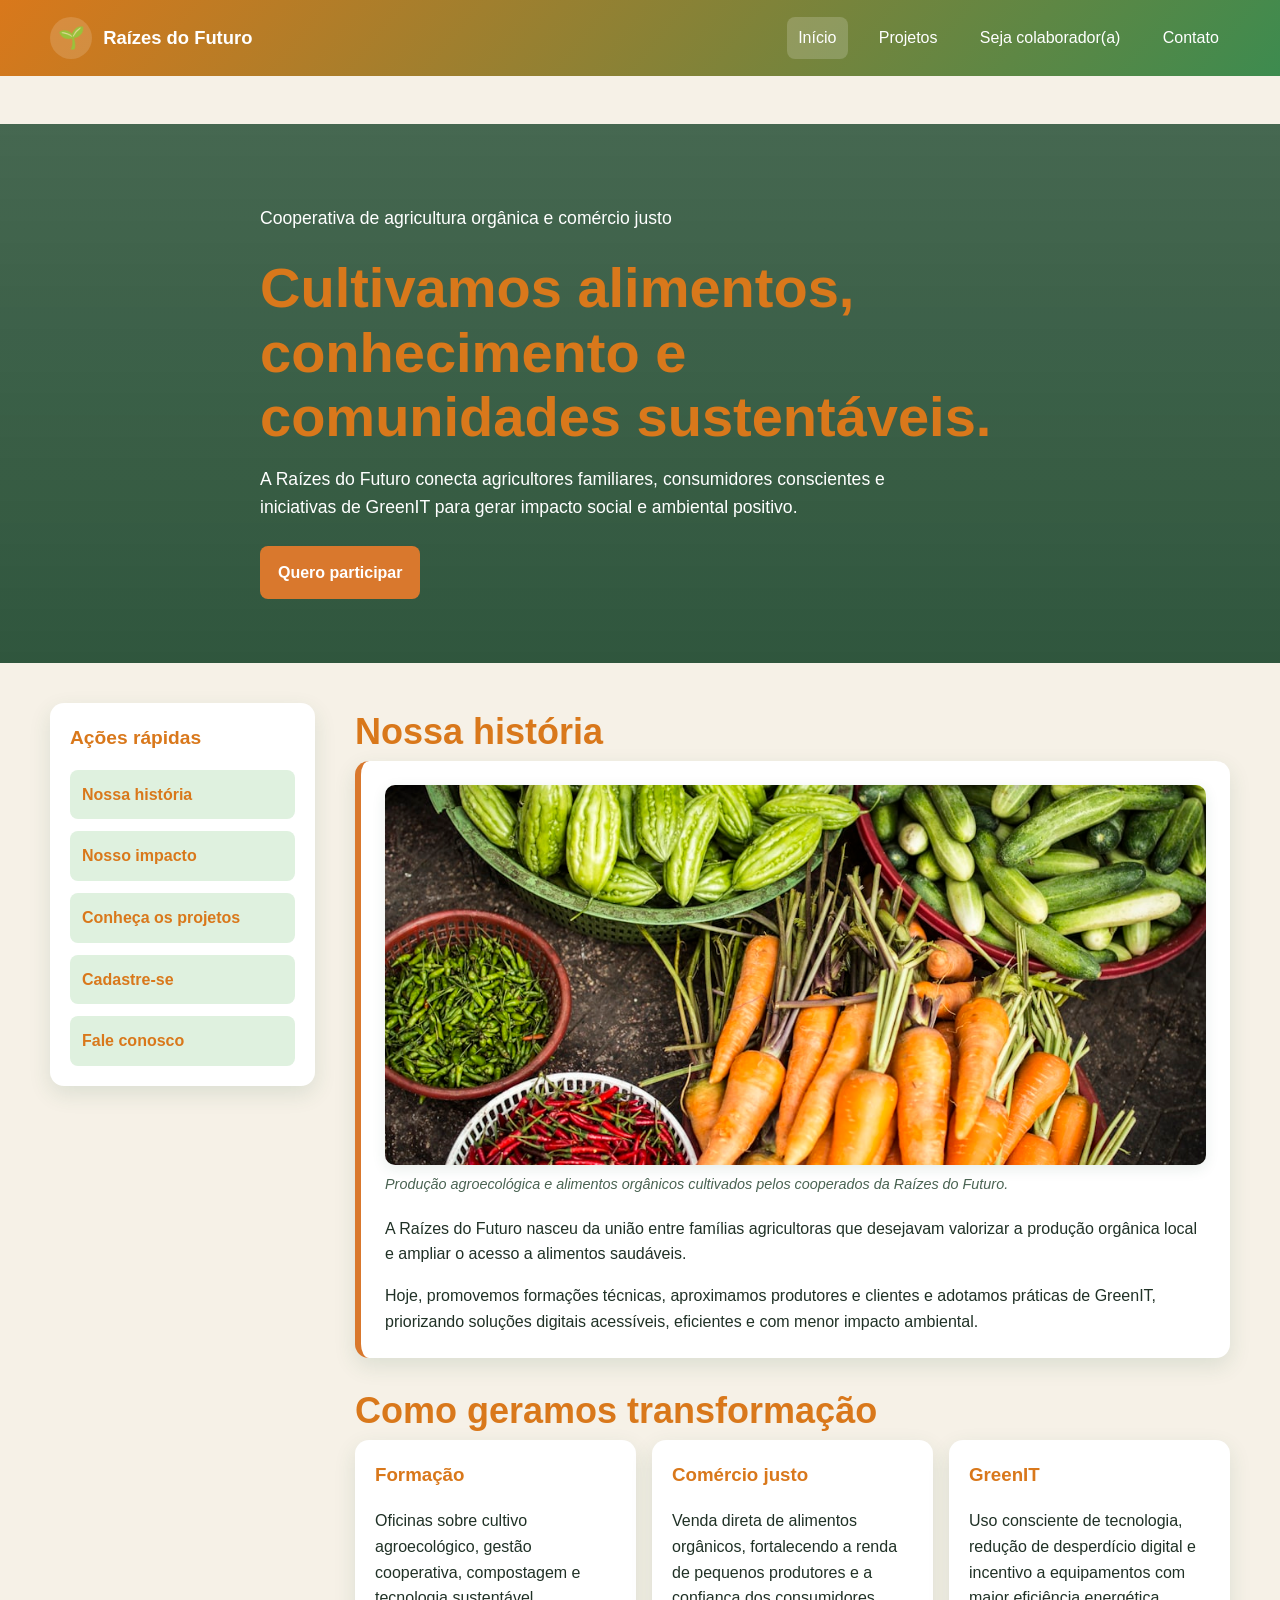
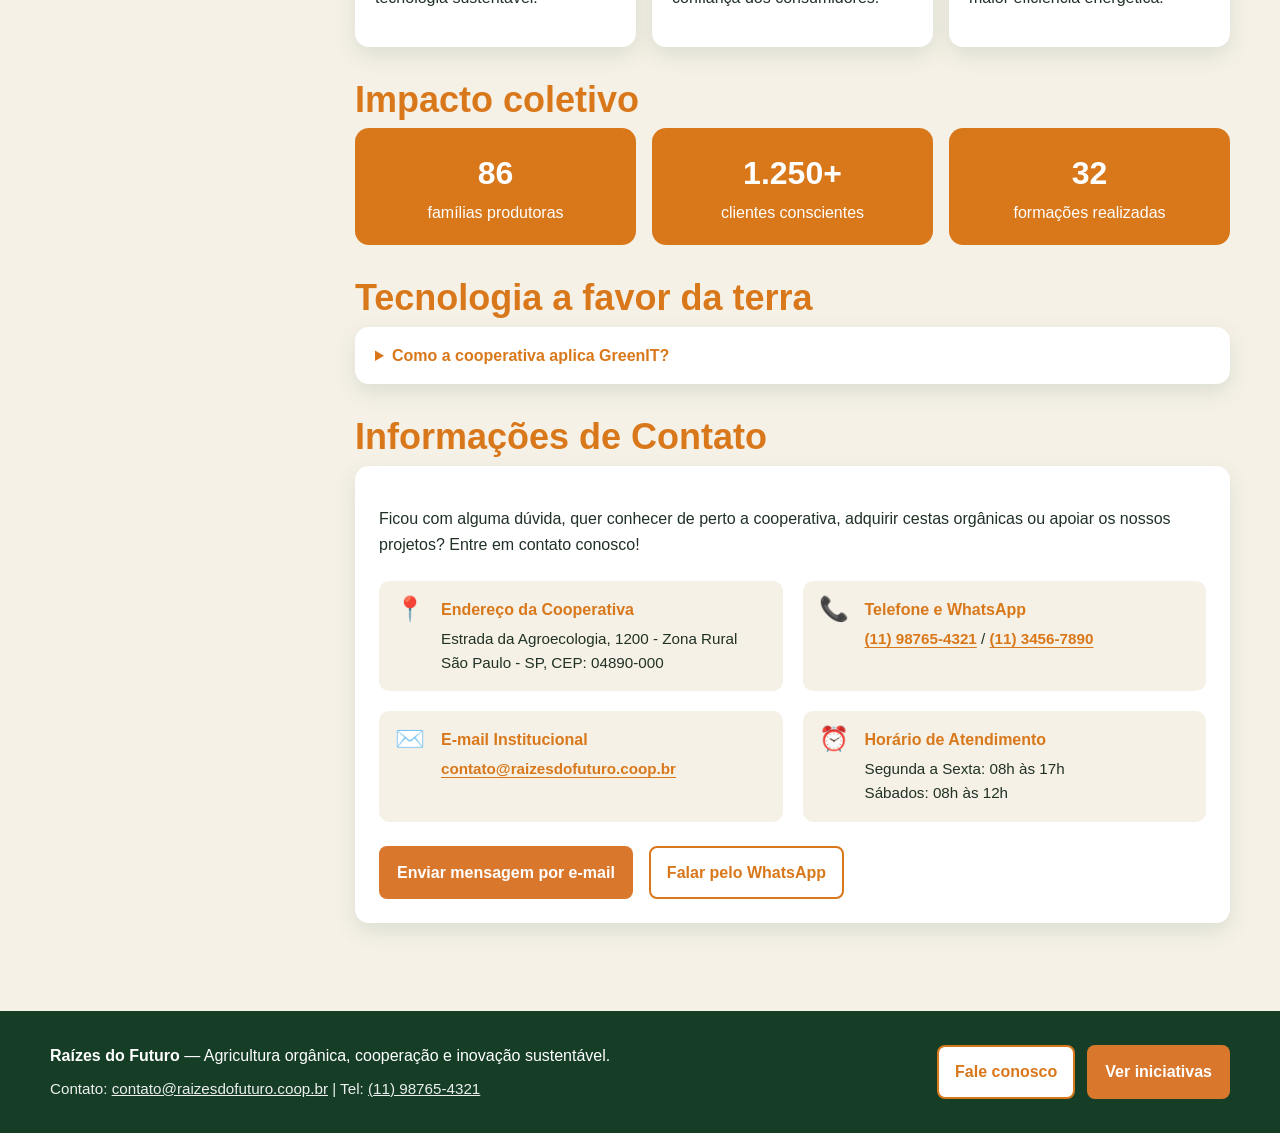
<file: exp_pratica_1/index.html>
<!DOCTYPE html>
<html lang="pt-BR">

<head>
    <meta charset="UTF-8" />
    <meta name="viewport" content="width=device-width, initial-scale=1.0" />
    <meta name="description"
        content="Raízes do Futuro: cooperativa de agricultores orgânicos, formação, comércio justo e sustentabilidade." />
    <title>Raízes do Futuro | Cooperativa Orgânica</title>
    <link rel="stylesheet" href="css/style.css" />
    <script src="js/script.js" defer></script>
</head>

<body>
    <a class="skip-link" href="#conteudo-principal">Pular para o conteúdo principal</a>

    <header class="topo">
        <div class="container topo-conteudo">
            <a class="marca" href="index.html" aria-label="Página inicial da Raízes do Futuro">
                <span class="marca-icone" aria-hidden="true">🌱</span>
                Raízes do Futuro
            </a>

            <button class="menu-toggle" type="button" aria-expanded="false" aria-controls="menu-principal">
                Menu
            </button>

            <nav id="menu-principal" class="menu" aria-label="Navegação principal">
                <ul>
                    <li><a href="index.html" aria-current="page">Início</a></li>
                    <li><a href="projetos.html">Projetos</a></li>
                    <li><a href="cadastro.html">Seja colaborador(a)</a></li>
                    <li><a href="#contato">Contato</a></li>
                </ul>
            </nav>
        </div>
    </header>

    <main id="conteudo-principal">
        <section class="hero" aria-labelledby="titulo-principal">
            <div class="container hero-conteudo">
                <p>Cooperativa de agricultura orgânica e comércio justo</p>
                <h1 id="titulo-principal">Cultivamos alimentos, conhecimento e comunidades sustentáveis.</h1>
                <p>
                    A Raízes do Futuro conecta agricultores familiares, consumidores conscientes
                    e iniciativas de GreenIT para gerar impacto social e ambiental positivo.
                </p>
                <a class="botao" href="cadastro.html">Quero participar</a>
            </div>
        </section>

        <div class="container layout">
            <aside class="sidebar" aria-label="Ações rápidas">
                <h2>Ações rápidas</h2>
                <nav>
                    <a href="#historia">Nossa história</a>
                    <a href="#impacto">Nosso impacto</a>
                    <a href="projetos.html">Conheça os projetos</a>
                    <a href="cadastro.html">Cadastre-se</a>
                    <a href="#contato">Fale conosco</a>
                </nav>
            </aside>

            <div class="conteudo-principal">
                <section id="historia" aria-labelledby="titulo-historia">
                    <h2 id="titulo-historia" class="secao-titulo">Nossa história</h2>

                    <article class="destaque">
                        <figure class="destaque-midia">
                            <img class="imagem-destaque" src="img/agricultura-familiar.jpg"
                                alt="Alimentos orgânicos frescos como cenouras, pepinos e pimentões colhidos pela agricultura familiar"
                                width="800" height="450" loading="lazy" />
                            <figcaption class="legenda-imagem">
                                Produção agroecológica e alimentos orgânicos cultivados pelos cooperados da Raízes do
                                Futuro.
                            </figcaption>
                        </figure>
                        <p>
                            A Raízes do Futuro nasceu da união entre famílias agricultoras que
                            desejavam valorizar a produção orgânica local e ampliar o acesso a
                            alimentos saudáveis.
                        </p>
                        <p>
                            Hoje, promovemos formações técnicas, aproximamos produtores e clientes
                            e adotamos práticas de GreenIT, priorizando soluções digitais acessíveis,
                            eficientes e com menor impacto ambiental.
                        </p>
                    </article>
                </section>

                <section aria-labelledby="titulo-pilares">
                    <h2 id="titulo-pilares" class="secao-titulo">Como geramos transformação</h2>

                    <div class="cartoes">
                        <article class="cartao">
                            <h3>Formação</h3>
                            <p>
                                Oficinas sobre cultivo agroecológico, gestão cooperativa, compostagem e
                                tecnologia sustentável.
                            </p>
                        </article>

                        <article class="cartao">
                            <h3>Comércio justo</h3>
                            <p>
                                Venda direta de alimentos orgânicos, fortalecendo a renda de pequenos
                                produtores e a confiança dos consumidores.
                            </p>
                        </article>

                        <article class="cartao">
                            <h3>GreenIT</h3>
                            <p>
                                Uso consciente de tecnologia, redução de desperdício digital e
                                incentivo a equipamentos com maior eficiência energética.
                            </p>
                        </article>
                    </div>
                </section>

                <section id="impacto" aria-labelledby="titulo-impacto">
                    <h2 id="titulo-impacto" class="secao-titulo">Impacto coletivo</h2>

                    <div class="metricas">
                        <article class="metrica">
                            <strong>86</strong>
                            famílias produtoras
                        </article>

                        <article class="metrica">
                            <strong>1.250+</strong>
                            clientes conscientes
                        </article>

                        <article class="metrica">
                            <strong>32</strong>
                            formações realizadas
                        </article>
                    </div>
                </section>

                <section aria-labelledby="titulo-greenit">
                    <h2 id="titulo-greenit" class="secao-titulo">Tecnologia a favor da terra</h2>

                    <details>
                        <summary>Como a cooperativa aplica GreenIT?</summary>
                        <p>
                            Priorizamos páginas leves, comunicação digital objetiva, redução de
                            impressões desnecessárias, descarte responsável de eletrônicos e
                            equipamentos de baixo consumo energético.
                        </p>
                    </details>
                </section>

                <section id="contato" aria-labelledby="titulo-contato">
                    <h2 id="titulo-contato" class="secao-titulo">Informações de Contato</h2>

                    <div class="contato-info">
                        <p>
                            Ficou com alguma dúvida, quer conhecer de perto a cooperativa,
                            adquirir cestas orgânicas ou apoiar os nossos projetos? Entre em contato conosco!
                        </p>

                        <div class="contato-grid">
                            <article class="contato-item">
                                <span class="contato-icone" aria-hidden="true">📍</span>
                                <div>
                                    <strong>Endereço da Cooperativa</strong>
                                    <p>Estrada da Agroecologia, 1200 - Zona Rural<br />São Paulo - SP, CEP: 04890-000
                                    </p>
                                </div>
                            </article>

                            <article class="contato-item">
                                <span class="contato-icone" aria-hidden="true">📞</span>
                                <div>
                                    <strong>Telefone e WhatsApp</strong>
                                    <p>
                                         <a class="link-contato" href="tel:+5511987654321">(11) 98765-4321</a> /
                                        <a class="link-contato" href="tel:+551134567890">(11) 3456-7890</a>
                                    </p>
                                </div>
                            </article>

                            <article class="contato-item">
                                <span class="contato-icone" aria-hidden="true">✉️</span>
                                <div>
                                    <strong>E-mail Institucional</strong>
                                    <p>
                                        <a class="link-contato"
                                            href="mailto:contato@raizesdofuturo.coop.br">contato@raizesdofuturo.coop.br</a>
                                    </p>
                                </div>
                            </article>

                            <article class="contato-item">
                                <span class="contato-icone" aria-hidden="true">⏰</span>
                                <div>
                                    <strong>Horário de Atendimento</strong>
                                    <p>Segunda a Sexta: 08h às 17h<br />Sábados: 08h às 12h</p>
                                </div>
                            </article>
                        </div>

                        <div class="contato-acoes">
                            <a class="botao" href="mailto:contato@raizesdofuturo.coop.br">Enviar mensagem por e-mail</a>
                            <a class="botao botao-secundario" href="tel:+5511987654321">Falar pelo WhatsApp</a>
                        </div>
                    </div>
                </section>
            </div>
        </div>
    </main>

    <footer class="rodape">
        <div class="container rodape-conteudo">
            <div>
                <p><strong>Raízes do Futuro</strong> — Agricultura orgânica, cooperação e inovação sustentável.</p>
                <p class="rodape-contato">
                    Contato: <a href="mailto:contato@raizesdofuturo.coop.br">contato@raizesdofuturo.coop.br</a> | Tel:
                    <a href="tel:+5511987654321">(11) 98765-4321</a>
                </p>
            </div>
            <div class="rodape-acoes">
                <a class="botao botao-secundario" href="#contato">Fale conosco</a>
                <a class="botao" href="projetos.html">Ver iniciativas</a>
            </div>
        </div>
    </footer>
</body>

</html>
</file>
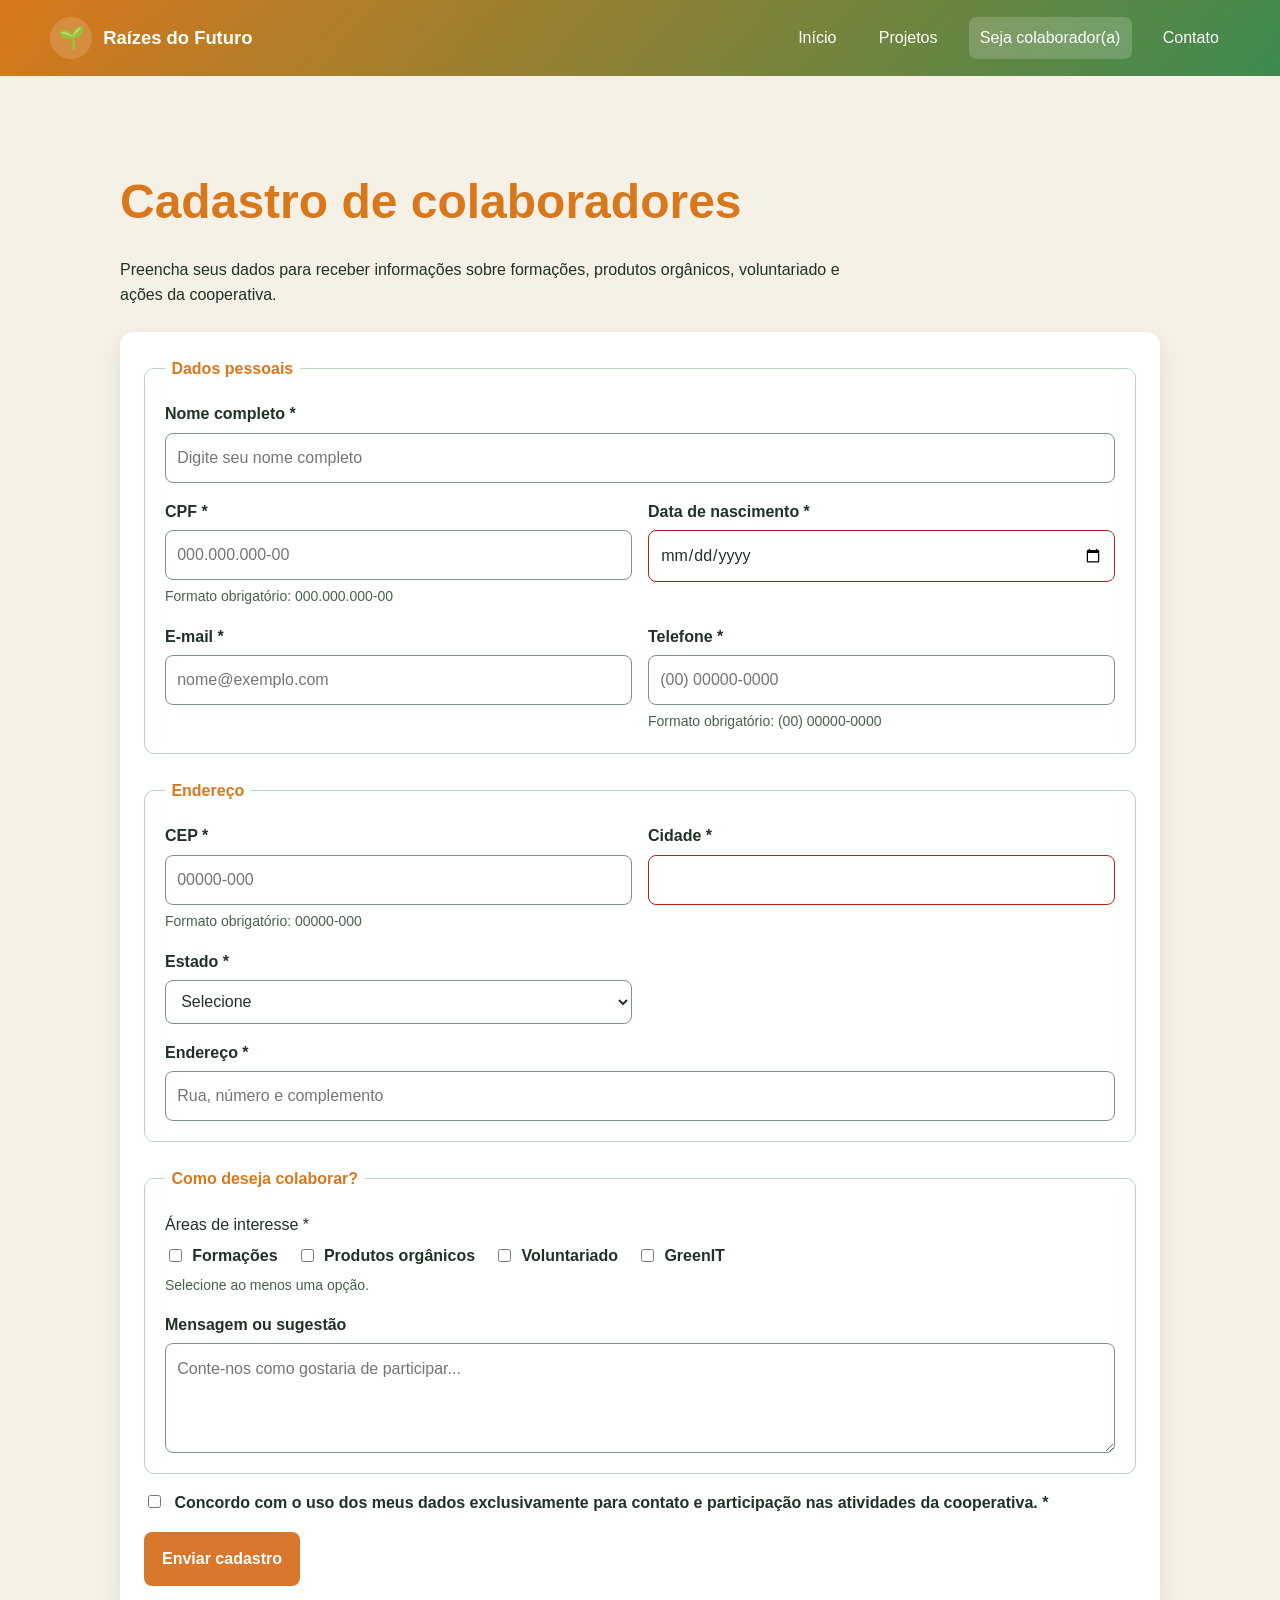
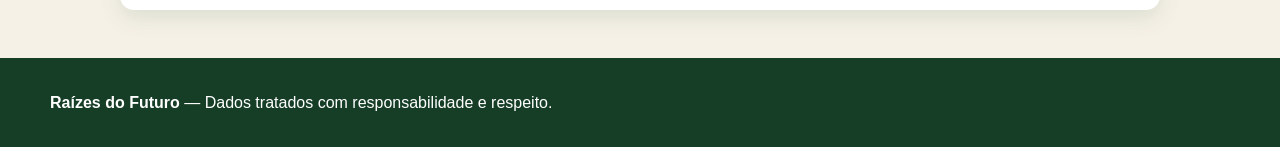
<file: exp_pratica_1/cadastro.html>
<!DOCTYPE html>
<html lang="pt-BR">

<head>
    <meta charset="UTF-8" />
    <meta name="viewport" content="width=device-width, initial-scale=1.0" />
    <meta name="description" content="Cadastro de colaboradores da cooperativa Raízes do Futuro." />
    <title>Cadastro | Raízes do Futuro</title>
    <link rel="stylesheet" href="css/style.css" />
    <script src="js/script.js" defer></script>
</head>

<body>
    <a class="skip-link" href="#conteudo-principal">Pular para o conteúdo principal</a>

    <header class="topo">
        <div class="container topo-conteudo">
            <a class="marca" href="index.html" aria-label="Página inicial da Raízes do Futuro">
                <span class="marca-icone" aria-hidden="true">🌱</span>
                Raízes do Futuro
            </a>

            <button class="menu-toggle" type="button" aria-expanded="false" aria-controls="menu-principal">
                Menu
            </button>

            <nav id="menu-principal" class="menu" aria-label="Navegação principal">
                <ul>
                    <li><a href="index.html">Início</a></li>
                    <li><a href="projetos.html">Projetos</a></li>
                    <li><a href="cadastro.html" aria-current="page">Seja colaborador(a)</a></li>
                    <li><a href="index.html#contato">Contato</a></li>
                </ul>
            </nav>
        </div>
    </header>

    <main id="conteudo-principal" class="container container-cadastro">
        <section class="introducao" aria-labelledby="titulo-cadastro">
            <h1 id="titulo-cadastro">Cadastro de colaboradores</h1>
            <p>
                Preencha seus dados para receber informações sobre formações, produtos
                orgânicos, voluntariado e ações da cooperativa.
            </p>
        </section>

        <form id="formulario-cadastro" class="formulario" novalidate>
            <fieldset>
                <legend>Dados pessoais</legend>

                <div class="grid">
                    <div class="campo campo-completo">
                        <label for="nome">Nome completo *</label>
                        <input id="nome" name="nome" type="text" autocomplete="name"
                            placeholder="Digite seu nome completo" minlength="3" required />
                    </div>

                    <div class="campo">
                        <label for="cpf">CPF *</label>
                        <input id="cpf" name="cpf" type="text" inputmode="numeric" autocomplete="off"
                            placeholder="000.000.000-00" pattern="\d{3}\.\d{3}\.\d{3}-\d{2}" maxlength="14" required
                            aria-describedby="ajuda-cpf" />
                        <p id="ajuda-cpf" class="ajuda">Formato obrigatório: 000.000.000-00</p>
                    </div>

                    <div class="campo">
                        <label for="nascimento">Data de nascimento *</label>
                        <input id="nascimento" name="nascimento" type="date" autocomplete="bday" required />
                    </div>

                    <div class="campo">
                        <label for="email">E-mail *</label>
                        <input id="email" name="email" type="email" autocomplete="email" placeholder="nome@exemplo.com"
                            required />
                    </div>

                    <div class="campo">
                        <label for="telefone">Telefone *</label>
                        <input id="telefone" name="telefone" type="tel" inputmode="tel" autocomplete="tel"
                            placeholder="(00) 00000-0000" pattern="\(\d{2}\)\s\d{4,5}-\d{4}" maxlength="15" required
                            aria-describedby="ajuda-telefone" />
                        <p id="ajuda-telefone" class="ajuda">
                            Formato obrigatório: (00) 00000-0000
                        </p>
                    </div>
                </div>
            </fieldset>

            <fieldset>
                <legend>Endereço</legend>

                <div class="grid">
                    <div class="campo">
                        <label for="cep">CEP *</label>
                        <input id="cep" name="cep" type="text" inputmode="numeric" autocomplete="postal-code"
                            placeholder="00000-000" pattern="\d{5}-\d{3}" maxlength="9" required
                            aria-describedby="ajuda-cep" />
                        <p id="ajuda-cep" class="ajuda">Formato obrigatório: 00000-000</p>
                    </div>

                    <div class="campo">
                        <label for="cidade">Cidade *</label>
                        <input id="cidade" name="cidade" type="text" autocomplete="address-level2" required />
                    </div>

                    <div class="campo">
                        <label for="estado">Estado *</label>
                        <select id="estado" name="estado" autocomplete="address-level1" required>
                            <option value="">Selecione</option>
                            <option value="AC">Acre</option>
                            <option value="AL">Alagoas</option>
                            <option value="AP">Amapá</option>
                            <option value="AM">Amazonas</option>
                            <option value="BA">Bahia</option>
                            <option value="CE">Ceará</option>
                            <option value="DF">Distrito Federal</option>
                            <option value="ES">Espírito Santo</option>
                            <option value="GO">Goiás</option>
                            <option value="MA">Maranhão</option>
                            <option value="MT">Mato Grosso</option>
                            <option value="MS">Mato Grosso do Sul</option>
                            <option value="MG">Minas Gerais</option>
                            <option value="PA">Pará</option>
                            <option value="PB">Paraíba</option>
                            <option value="PR">Paraná</option>
                            <option value="PE">Pernambuco</option>
                            <option value="PI">Piauí</option>
                            <option value="RJ">Rio de Janeiro</option>
                            <option value="RN">Rio Grande do Norte</option>
                            <option value="RS">Rio Grande do Sul</option>
                            <option value="RO">Rondônia</option>
                            <option value="RR">Roraima</option>
                            <option value="SC">Santa Catarina</option>
                            <option value="SP">São Paulo</option>
                            <option value="SE">Sergipe</option>
                            <option value="TO">Tocantins</option>
                        </select>
                    </div>

                    <div class="campo campo-completo">
                        <label for="endereco">Endereço *</label>
                        <input id="endereco" name="endereco" type="text" autocomplete="street-address"
                            placeholder="Rua, número e complemento" required />
                    </div>
                </div>
            </fieldset>

            <fieldset>
                <legend>Como deseja colaborar?</legend>

                <div class="campo">
                    <span id="interesse-label">Áreas de interesse *</span>

                    <div class="opcoes" role="group" aria-labelledby="interesse-label">
                        <label class="opcao">
                            <input type="checkbox" name="interesses" value="formacoes" required />
                            Formações
                        </label>

                        <label class="opcao">
                            <input type="checkbox" name="interesses" value="produtos-organicos" />
                            Produtos orgânicos
                        </label>

                        <label class="opcao">
                            <input type="checkbox" name="interesses" value="voluntariado" />
                            Voluntariado
                        </label>

                        <label class="opcao">
                            <input type="checkbox" name="interesses" value="greenit" />
                            GreenIT
                        </label>
                    </div>

                    <p class="ajuda">Selecione ao menos uma opção.</p>
                </div>

                <div class="campo campo-mensagem">
                    <label for="mensagem">Mensagem ou sugestão</label>
                    <textarea id="mensagem" name="mensagem" maxlength="500"
                        placeholder="Conte-nos como gostaria de participar..."></textarea>
                </div>
            </fieldset>

            <label class="termos">
                <input id="termos" name="termos" type="checkbox" required />
                <span>
                    Concordo com o uso dos meus dados exclusivamente para contato e participação
                    nas atividades da cooperativa. *
                </span>
            </label>

            <button class="botao" type="submit">Enviar cadastro</button>

            <p id="mensagem-sucesso" class="mensagem-sucesso" role="status" aria-live="polite"></p>
        </form>
    </main>

    <footer class="rodape">
        <div class="container">
            <p><strong>Raízes do Futuro</strong> — Dados tratados com responsabilidade e respeito.</p>
        </div>
    </footer>
</body>

</html>
</file>
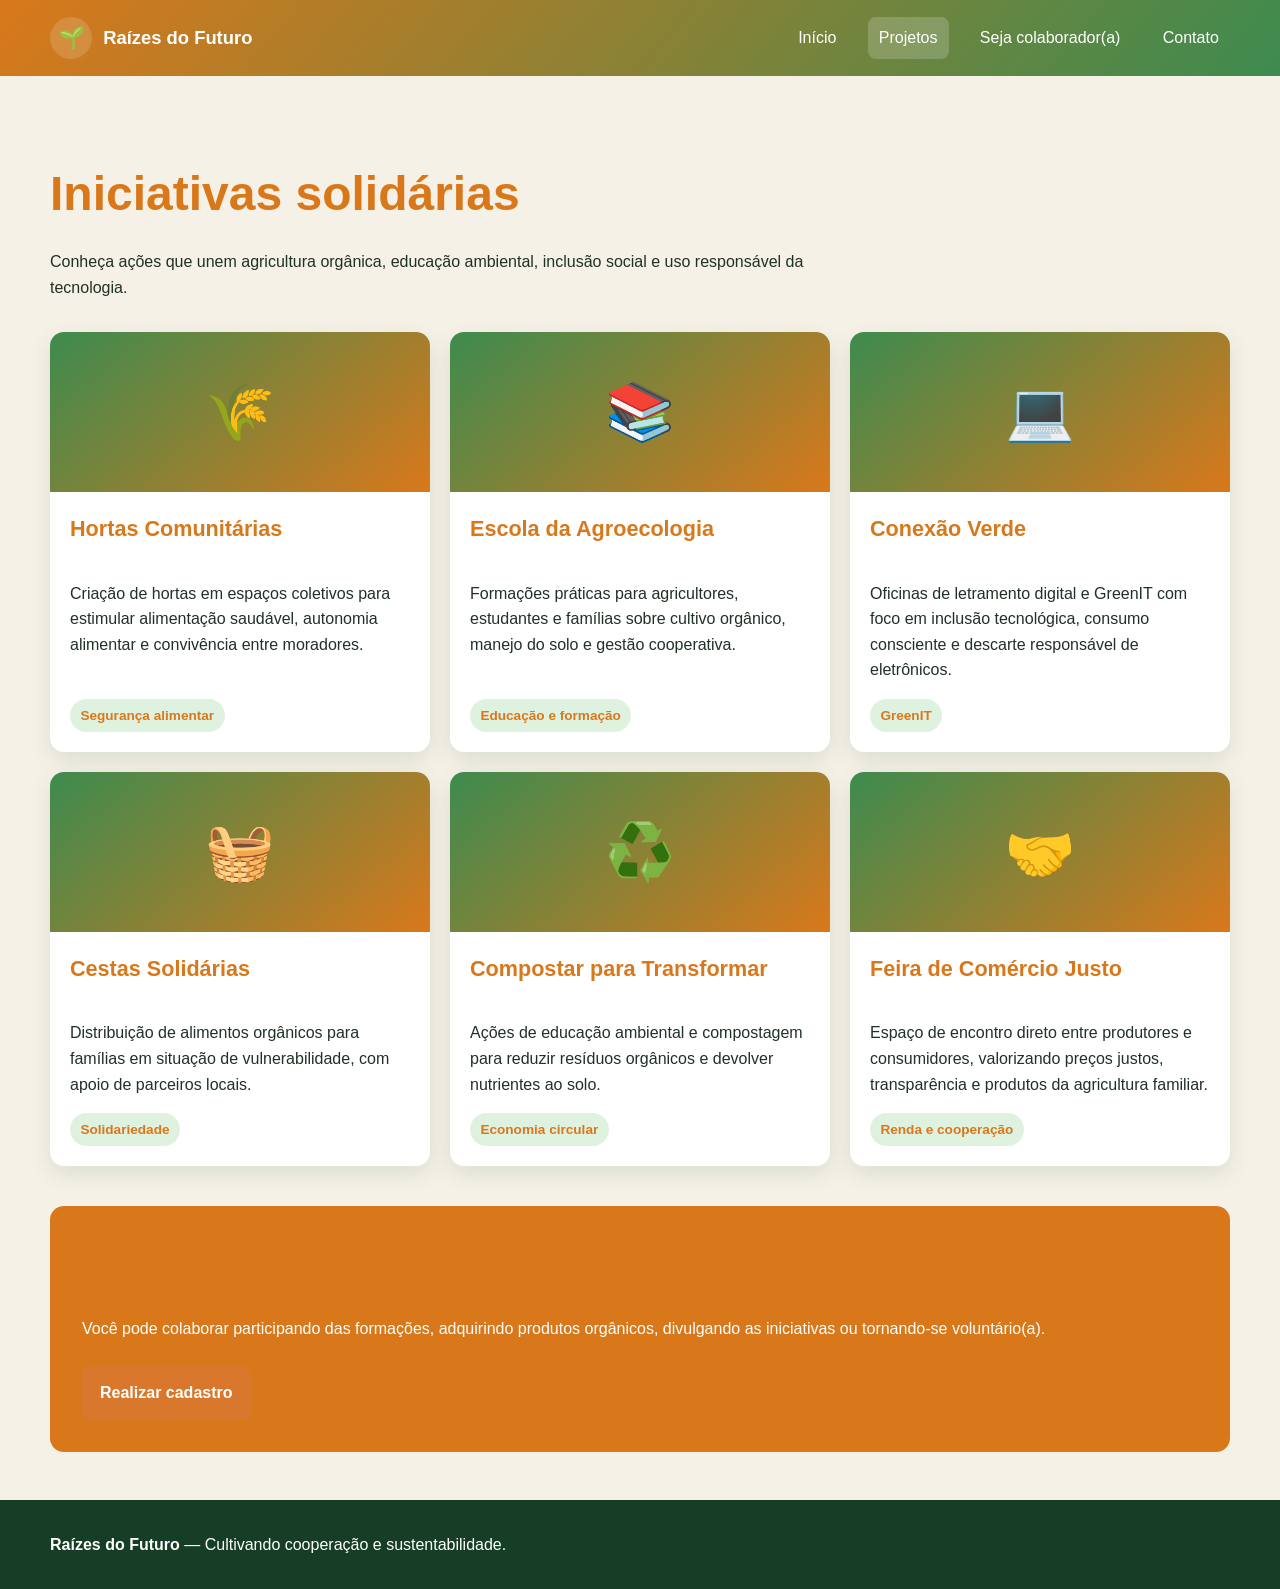
<file: exp_pratica_1/projetos.html>
<!DOCTYPE html>
<html lang="pt-BR">

<head>
    <meta charset="UTF-8" />
    <meta name="viewport" content="width=device-width, initial-scale=1.0" />
    <meta name="description" content="Projetos solidários da cooperativa Raízes do Futuro." />
    <title>Projetos | Raízes do Futuro</title>
    <link rel="stylesheet" href="css/style.css" />
    <script src="js/script.js" defer></script>
</head>

<body>
    <a class="skip-link" href="#conteudo-principal">Pular para o conteúdo principal</a>

    <header class="topo">
        <div class="container topo-conteudo">
            <a class="marca" href="index.html" aria-label="Página inicial da Raízes do Futuro">
                <span class="marca-icone" aria-hidden="true">🌱</span>
                Raízes do Futuro
            </a>

            <button class="menu-toggle" type="button" aria-expanded="false" aria-controls="menu-principal">
                Menu
            </button>

            <nav id="menu-principal" class="menu" aria-label="Navegação principal">
                <ul>
                    <li><a href="index.html">Início</a></li>
                    <li><a href="projetos.html" aria-current="page">Projetos</a></li>
                    <li><a href="cadastro.html">Seja colaborador(a)</a></li>
                    <li><a href="index.html#contato">Contato</a></li>
                </ul>
            </nav>
        </div>
    </header>

    <main id="conteudo-principal" class="container">
        <header class="cabecalho-pagina">
            <h1>Iniciativas solidárias</h1>
            <p>
                Conheça ações que unem agricultura orgânica, educação ambiental, inclusão
                social e uso responsável da tecnologia.
            </p>
        </header>

        <section class="projetos-grid" aria-label="Lista de projetos">
            <article class="projeto">
                <div class="projeto-imagem" aria-hidden="true">🌾</div>
                <div class="projeto-conteudo">
                    <h2>Hortas Comunitárias</h2>
                    <p>
                        Criação de hortas em espaços coletivos para estimular alimentação saudável,
                        autonomia alimentar e convivência entre moradores.
                    </p>
                    <span class="tag">Segurança alimentar</span>
                </div>
            </article>

            <article class="projeto">
                <div class="projeto-imagem" aria-hidden="true">📚</div>
                <div class="projeto-conteudo">
                    <h2>Escola da Agroecologia</h2>
                    <p>
                        Formações práticas para agricultores, estudantes e famílias sobre cultivo
                        orgânico, manejo do solo e gestão cooperativa.
                    </p>
                    <span class="tag">Educação e formação</span>
                </div>
            </article>

            <article class="projeto">
                <div class="projeto-imagem" aria-hidden="true">💻</div>
                <div class="projeto-conteudo">
                    <h2>Conexão Verde</h2>
                    <p>
                        Oficinas de letramento digital e GreenIT com foco em inclusão tecnológica,
                        consumo consciente e descarte responsável de eletrônicos.
                    </p>
                    <span class="tag">GreenIT</span>
                </div>
            </article>

            <article class="projeto">
                <div class="projeto-imagem" aria-hidden="true">🧺</div>
                <div class="projeto-conteudo">
                    <h2>Cestas Solidárias</h2>
                    <p>
                        Distribuição de alimentos orgânicos para famílias em situação de
                        vulnerabilidade, com apoio de parceiros locais.
                    </p>
                    <span class="tag">Solidariedade</span>
                </div>
            </article>

            <article class="projeto">
                <div class="projeto-imagem" aria-hidden="true">♻️</div>
                <div class="projeto-conteudo">
                    <h2>Compostar para Transformar</h2>
                    <p>
                        Ações de educação ambiental e compostagem para reduzir resíduos orgânicos e
                        devolver nutrientes ao solo.
                    </p>
                    <span class="tag">Economia circular</span>
                </div>
            </article>

            <article class="projeto">
                <div class="projeto-imagem" aria-hidden="true">🤝</div>
                <div class="projeto-conteudo">
                    <h2>Feira de Comércio Justo</h2>
                    <p>
                        Espaço de encontro direto entre produtores e consumidores, valorizando
                        preços justos, transparência e produtos da agricultura familiar.
                    </p>
                    <span class="tag">Renda e cooperação</span>
                </div>
            </article>
        </section>

        <section class="chamada" aria-labelledby="titulo-participar">
            <h2 id="titulo-participar">Faça parte desta rede</h2>
            <p>
                Você pode colaborar participando das formações, adquirindo produtos orgânicos,
                divulgando as iniciativas ou tornando-se voluntário(a).
            </p>
            <a class="botao" href="cadastro.html">Realizar cadastro</a>
        </section>
    </main>

    <footer class="rodape">
        <div class="container">
            <p><strong>Raízes do Futuro</strong> — Cultivando cooperação e sustentabilidade.</p>
        </div>
    </footer>
</body>

</html>
</file>
<file: exp_pratica_1/css/style.css>
/* ==========================================================================
   RAÍZES DO FUTURO - COOPERATIVA ORGÂNICA
   Arquivo Principal de Estilos (CSS3)
   ========================================================================== */

/* ==========================================================================
   1. Variáveis Globais (:root) & Reset
   ========================================================================== */
:root {
    --verde-escuro: #d9781b;
    --verde: #3d8b4f;
    --verde-claro: #dff1df;
    --areia: #f6f1e7;
    --laranja: #d9782d;
    --texto: #203126;
    --branco: #ffffff;
    --erro: #b42318;
    --sombra: 0 8px 22px rgba(31, 92, 56, 0.12);
    --raio: 14px;
}

* {
    box-sizing: border-box;
}

html {
    scroll-behavior: smooth;
}

body {
    margin: 0;
    font-family: Arial, sans-serif;
    color: var(--texto);
    background: var(--areia);
    line-height: 1.6;
}

a {
    color: inherit;
}

a:focus-visible,
button:focus-visible,
input:focus-visible,
select:focus-visible,
textarea:focus-visible {
    outline: 3px solid #1d6ed8;
    outline-offset: 2px;
}

img {
    max-width: 100%;
    height: auto;
    display: block;
}

h1,
h2 {
    color: var(--verde-escuro);
}

/* ==========================================================================
   2. Sistema de Grid Responsivo de 12 Colunas (CSS Grid)
   ========================================================================== */
.grid-12 {
    display: grid;
    grid-template-columns: repeat(12, 1fr);
    gap: 1.25rem;
}

/* Classes utilitárias para spans de 1 a 12 colunas */
.col-1 {
    grid-column: span 1;
}

.col-2 {
    grid-column: span 2;
}

.col-3 {
    grid-column: span 3;
}

.col-4 {
    grid-column: span 4;
}

.col-5 {
    grid-column: span 5;
}

.col-6 {
    grid-column: span 6;
}

.col-7 {
    grid-column: span 7;
}

.col-8 {
    grid-column: span 8;
}

.col-9 {
    grid-column: span 9;
}

.col-10 {
    grid-column: span 10;
}

.col-11 {
    grid-column: span 11;
}

.col-12 {
    grid-column: span 12;
}

/* ==========================================================================
   3. Layout Base & Cabeçalho (Topo e Navegação)
   ========================================================================== */
.container {
    width: min(1180px, 92%);
    margin: 0 auto;
}

.container-cadastro {
    width: min(1040px, 92%);
}

.skip-link {
    position: absolute;
    top: -50px;
    left: 1rem;
    padding: 0.7rem 1rem;
    color: var(--branco);
    background: var(--verde-escuro);
    z-index: 10;
}

.skip-link:focus {
    top: 1rem;
}

.topo {
    color: var(--branco);
    background: linear-gradient(130deg, var(--verde-escuro), var(--verde));
}

.topo-conteudo {
    display: flex;
    align-items: center;
    justify-content: space-between;
    gap: 1rem;
    min-height: 76px;
}

.marca {
    display: flex;
    align-items: center;
    gap: 0.7rem;
    text-decoration: none;
    font-weight: bold;
    font-size: 1.15rem;
}

.marca-icone {
    display: grid;
    place-items: center;
    width: 42px;
    height: 42px;
    border-radius: 50%;
    background: rgba(255, 255, 255, 0.15);
    font-size: 1.35rem;
}

.menu-toggle {
    display: none;
    border: 1px solid rgba(255, 255, 255, 0.7);
    border-radius: 8px;
    padding: 0.5rem 0.75rem;
    color: var(--branco);
    background: transparent;
    font-size: 1rem;
    cursor: pointer;
}

.menu ul {
    display: flex;
    gap: 1rem;
    margin: 0;
    padding: 0;
    list-style: none;
}

.menu a {
    display: inline-block;
    padding: 0.5rem 0.7rem;
    border-radius: 8px;
    text-decoration: none;
}

.menu a:hover,
.menu a[aria-current="page"] {
    background: rgba(255, 255, 255, 0.18);
}

/* ==========================================================================
   4. Componentes Comuns (Botões)
   ========================================================================== */
.botao {
    display: inline-block;
    border: 2px solid transparent;
    border-radius: 8px;
    padding: 0.75rem 1rem;
    color: var(--branco);
    background: var(--laranja);
    font: inherit;
    font-weight: bold;
    text-decoration: none;
    cursor: pointer;
    transition: transform 0.2s ease, background 0.2s ease;
}

.botao:hover {
    background: #b85d19;
    transform: translateY(-2px);
}

.botao-secundario {
    color: var(--verde-escuro);
    background: var(--branco);
    border-color: var(--verde-escuro);
}

.botao-secundario:hover {
    color: var(--branco);
    background: var(--verde-escuro);
}

/* ==========================================================================
   5. Página Inicial (index.html) - Baseada no Grid de 12 Colunas
   ========================================================================== */
.hero {
    padding: 4rem 0;
    color: var(--branco);
    background:
        linear-gradient(rgba(20, 65, 38, 0.78), rgba(20, 65, 38, 0.88)),
        url("https://images.unsplash.com/photo-1464226184884-fa280b87c399?auto=format&fit=crop&w=1600&q=80") center / cover;
}

.hero-conteudo {
    max-width: 760px;
}

.hero h1 {
    margin: 0;
    font-size: clamp(2rem, 5vw, 3.5rem);
    line-height: 1.15;
}

.hero p {
    max-width: 650px;
    margin: 1rem 0 1.5rem;
    font-size: 1.1rem;
}

/* Layout Geral: Grid de 12 Colunas */
.layout {
    display: grid;
    grid-template-columns: repeat(12, 1fr);
    gap: 2rem;
    padding: 2.5rem 0;
}

/* Sidebar ocupa 3 de 12 colunas (25%) */
.sidebar {
    grid-column: span 3;
    align-self: start;
    padding: 1.25rem;
    border-radius: var(--raio);
    background: var(--branco);
    box-shadow: var(--sombra);
}

.sidebar h2 {
    margin-top: 0;
    font-size: 1.2rem;
}

.sidebar nav {
    display: grid;
    gap: 0.75rem;
}

.sidebar a {
    display: block;
    padding: 0.75rem;
    border-radius: 8px;
    color: var(--verde-escuro);
    background: var(--verde-claro);
    text-decoration: none;
    font-weight: bold;
}

.sidebar a:hover {
    color: var(--branco);
    background: var(--verde);
}

/* Conteúdo Principal ocupa 9 de 12 colunas (75%) -> 3 + 9 = 12 */
.conteudo-principal {
    grid-column: span 9;
    display: grid;
    gap: 1.5rem;
}

.secao-titulo {
    margin: 0;
    color: var(--verde-escuro);
    font-size: clamp(1.6rem, 3vw, 2.25rem);
}

/* Cartões: Grid de 12 Colunas (3 cartões x 4 colunas = 12) */
.cartoes {
    display: grid;
    grid-template-columns: repeat(12, 1fr);
    gap: 1rem;
}

.cartao {
    grid-column: span 4;
    padding: 1.25rem;
    border-radius: var(--raio);
    background: var(--branco);
    box-shadow: var(--sombra);
}

.cartao h3 {
    margin-top: 0;
    color: var(--verde-escuro);
}

.destaque {
    padding: 1.5rem;
    border-left: 6px solid var(--laranja);
    border-radius: var(--raio);
    background: var(--branco);
    box-shadow: var(--sombra);
}

.destaque-midia {
    margin: 0 0 1.25rem 0;
}

.imagem-destaque {
    width: 100%;
    max-height: 380px;
    object-fit: cover;
    border-radius: calc(var(--raio) - 4px);
    box-shadow: 0 4px 14px rgba(31, 92, 56, 0.1);
}

.legenda-imagem {
    margin-top: 0.5rem;
    font-size: 0.9rem;
    color: #4a6352;
    font-style: italic;
}

.destaque p:last-child {
    margin-bottom: 0;
}

/* Métricas: Grid de 12 Colunas (3 itens x 4 colunas = 12) */
.metricas {
    display: grid;
    grid-template-columns: repeat(12, 1fr);
    gap: 1rem;
}

.metrica {
    grid-column: span 4;
    padding: 1.25rem;
    border-radius: var(--raio);
    color: var(--branco);
    background: var(--verde-escuro);
    text-align: center;
}

.metrica strong {
    display: block;
    font-size: 2rem;
}

details {
    border-radius: var(--raio);
    background: var(--branco);
    box-shadow: var(--sombra);
}

summary {
    padding: 1rem 1.25rem;
    color: var(--verde-escuro);
    font-weight: bold;
    cursor: pointer;
}

details p {
    margin: 0;
    padding: 0 1.25rem 1.25rem;
}

.contato-info {
    padding: 1.5rem;
    border-radius: var(--raio);
    background: var(--branco);
    box-shadow: var(--sombra);
}

/* Grid de Contato: Grid de 12 Colunas (2 itens x 6 colunas = 12) */
.contato-grid {
    display: grid;
    grid-template-columns: repeat(12, 1fr);
    gap: 1.25rem;
    margin: 1.5rem 0;
}

.contato-item {
    grid-column: span 6;
    display: flex;
    align-items: flex-start;
    gap: 1rem;
    padding: 1rem;
    border-radius: 10px;
    background: var(--areia);
}

.contato-icone {
    font-size: 1.5rem;
    line-height: 1;
    flex-shrink: 0;
}

.contato-item strong {
    display: block;
    color: var(--verde-escuro);
    margin-bottom: 0.25rem;
}

.contato-item p {
    margin: 0;
    font-size: 0.95rem;
}

.link-contato {
    color: var(--verde-escuro);
    font-weight: bold;
    text-decoration: underline;
    text-underline-offset: 3px;
    transition: color 0.2s ease;
}

.link-contato:hover {
    color: var(--laranja);
}

.contato-acoes {
    display: flex;
    flex-wrap: wrap;
    gap: 1rem;
    margin-top: 1.25rem;
}

/* ==========================================================================
   6. Página de Projetos (projetos.html) - Baseada no Grid de 12 Colunas
   ========================================================================== */
main {
    padding: 3rem 0;
}

.cabecalho-pagina {
    max-width: 800px;
    margin-bottom: 2rem;
}

.cabecalho-pagina h1 {
    margin-bottom: 0.5rem;
    font-size: clamp(2rem, 5vw, 3rem);
}

/* Projetos: Grid de 12 Colunas (3 projetos x 4 colunas = 12) */
.projetos-grid {
    display: grid;
    grid-template-columns: repeat(12, 1fr);
    gap: 1.25rem;
}

.projeto {
    grid-column: span 4;
    display: flex;
    flex-direction: column;
    overflow: hidden;
    border-radius: var(--raio);
    background: var(--branco);
    box-shadow: var(--sombra);
}

.projeto-imagem {
    display: grid;
    place-items: center;
    min-height: 160px;
    color: var(--branco);
    background: linear-gradient(140deg, var(--verde), var(--verde-escuro));
    font-size: 3.5rem;
}

.projeto-conteudo {
    display: flex;
    flex: 1;
    flex-direction: column;
    padding: 1.25rem;
}

.projeto h2 {
    margin-top: 0;
    font-size: 1.35rem;
}

.tag {
    display: inline-block;
    width: fit-content;
    margin-top: auto;
    padding: 0.35rem 0.65rem;
    border-radius: 999px;
    color: var(--verde-escuro);
    background: var(--verde-claro);
    font-size: 0.85rem;
    font-weight: bold;
}

.chamada {
    margin-top: 2.5rem;
    padding: 2rem;
    border-radius: var(--raio);
    color: var(--branco);
    background: var(--verde-escuro);
}

.chamada .botao {
    margin-top: 0.5rem;
}

/* ==========================================================================
   7. Página de Cadastro (cadastro.html) - Baseada no Grid de 12 Colunas
   ========================================================================== */
.introducao {
    max-width: 760px;
    margin-bottom: 1.5rem;
}

.introducao h1 {
    margin-bottom: 0.5rem;
    font-size: clamp(2rem, 5vw, 3rem);
}

.formulario {
    padding: 1.5rem;
    border-radius: var(--raio);
    background: var(--branco);
    box-shadow: var(--sombra);
}

fieldset {
    margin: 0 0 1.5rem;
    padding: 1.25rem;
    border: 1px solid #b8d5bd;
    border-radius: 10px;
}

fieldset:last-of-type {
    margin-bottom: 1rem;
}

legend {
    padding: 0 0.4rem;
    color: var(--verde-escuro);
    font-weight: bold;
}

/* Grid do Formulário: 12 Colunas */
.grid {
    display: grid;
    grid-template-columns: repeat(12, 1fr);
    gap: 1rem;
}

/* Campos padrão ocupam 6 de 12 colunas (metade da linha -> 6 + 6 = 12) */
.campo {
    grid-column: span 6;
    display: flex;
    flex-direction: column;
    gap: 0.35rem;
}

/* Campos completos ocupam 12 de 12 colunas (linha inteira) */
.campo-completo {
    grid-column: span 12;
}

.campo-mensagem {
    margin-top: 1rem;
}

label {
    font-weight: bold;
}

input,
select,
textarea {
    width: 100%;
    min-height: 44px;
    border: 1px solid #7a977f;
    border-radius: 8px;
    padding: 0.7rem;
    color: var(--texto);
    background: var(--branco);
    font: inherit;
}

textarea {
    min-height: 110px;
    resize: vertical;
}

input:invalid:not(:placeholder-shown) {
    border-color: var(--erro);
}

.ajuda {
    margin: 0;
    color: #46624b;
    font-size: 0.875rem;
}

.opcoes {
    display: flex;
    flex-wrap: wrap;
    gap: 0.8rem 1.2rem;
}

.opcao {
    display: flex;
    align-items: center;
    gap: 0.45rem;
}

.opcao input {
    width: auto;
    min-height: auto;
}

.termos {
    display: flex;
    align-items: flex-start;
    gap: 0.65rem;
    margin-bottom: 1rem;
}

.termos input {
    width: auto;
    min-height: auto;
    margin-top: 0.3rem;
}

.mensagem-sucesso {
    display: none;
    margin-top: 1rem;
    padding: 1rem;
    border-radius: 8px;
    color: #134b25;
    background: var(--verde-claro);
    font-weight: bold;
}

.mensagem-sucesso.visivel {
    display: block;
}

/* ==========================================================================
   8. Rodapé
   ========================================================================== */
.rodape {
    padding: 2rem 0;
    color: var(--branco);
    background: #163e27;
}

.rodape-conteudo {
    display: flex;
    justify-content: space-between;
    gap: 1.5rem;
    align-items: center;
}

.rodape p {
    margin: 0;
}

.rodape-contato {
    margin-top: 0.5rem !important;
    font-size: 0.95rem;
    opacity: 0.92;
}

.rodape-contato a {
    color: var(--branco);
    text-decoration: underline;
}

.rodape-contato a:hover {
    color: var(--laranja);
}

.rodape-acoes {
    display: flex;
    gap: 0.75rem;
    flex-wrap: wrap;
}

/* ==========================================================================
   9. Responsividade - 5 Breakpoints Oficiais (Media Queries)
   ========================================================================== */

/* --------------------------------------------------------------------------
   Breakpoint 1: Extra Small (xs) - Dispositivos Móveis Pequenos (< 576px)
   -------------------------------------------------------------------------- */
@media (max-width: 575.98px) {
    .topo-conteudo {
        flex-wrap: wrap;
        padding: 0.75rem 0;
    }

    .marca {
        font-size: 1.05rem;
    }

    .marca-icone {
        width: 36px;
        height: 36px;
        font-size: 1.15rem;
    }

    .menu-toggle {
        display: inline-block;
    }

    .menu {
        display: none;
        width: 100%;
    }

    .menu.aberto {
        display: block;
    }

    .menu ul {
        flex-direction: column;
        padding-top: 0.5rem;
    }

    /* Colapso total: todos os elementos ocupam as 12 colunas completas */
    .sidebar,
    .conteudo-principal,
    .cartao,
    .metrica,
    .contato-item,
    .projeto,
    .campo,
    .campo-completo,
    .col-1,
    .col-2,
    .col-3,
    .col-4,
    .col-5,
    .col-6,
    .col-7,
    .col-8,
    .col-9,
    .col-10,
    .col-11,
    .col-12 {
        grid-column: span 12;
    }

    .layout,
    .cartoes,
    .metricas,
    .contato-grid,
    .projetos-grid,
    .grid {
        gap: 0.85rem;
    }

    .formulario {
        padding: 1rem;
    }

    fieldset {
        padding: 0.85rem;
    }

    .hero {
        padding: 2.5rem 0;
    }

    .hero h1 {
        font-size: 1.85rem;
    }

    .rodape-conteudo {
        flex-direction: column;
        align-items: flex-start;
        gap: 1rem;
    }
}

/* --------------------------------------------------------------------------
   Breakpoint 2: Small (sm) - Celulares Grandes e Paisagem (576px a 767.98px)
   -------------------------------------------------------------------------- */
@media (min-width: 576px) and (max-width: 767.98px) {
    .menu-toggle {
        display: inline-block;
    }

    .menu {
        display: none;
        width: 100%;
    }

    .menu.aberto {
        display: block;
    }

    .menu ul {
        flex-direction: column;
        padding-top: 0.5rem;
    }

    /* Componentes principais em 12 colunas */
    .sidebar,
    .conteudo-principal,
    .cartao,
    .metrica,
    .projeto {
        grid-column: span 12;
    }

    /* Formulário permite divisão de 2 colunas (span 6) */
    .campo {
        grid-column: span 6;
    }

    .campo-completo {
        grid-column: span 12;
    }

    .contato-item {
        grid-column: span 12;
    }

    .rodape-conteudo {
        flex-direction: column;
        align-items: flex-start;
    }

    /* Classes utilitárias sm */
    .col-sm-1 {
        grid-column: span 1;
    }

    .col-sm-2 {
        grid-column: span 2;
    }

    .col-sm-3 {
        grid-column: span 3;
    }

    .col-sm-4 {
        grid-column: span 4;
    }

    .col-sm-5 {
        grid-column: span 5;
    }

    .col-sm-6 {
        grid-column: span 6;
    }

    .col-sm-7 {
        grid-column: span 7;
    }

    .col-sm-8 {
        grid-column: span 8;
    }

    .col-sm-9 {
        grid-column: span 9;
    }

    .col-sm-10 {
        grid-column: span 10;
    }

    .col-sm-11 {
        grid-column: span 11;
    }

    .col-sm-12 {
        grid-column: span 12;
    }
}

/* --------------------------------------------------------------------------
   Breakpoint 3: Medium (md) - Tablets (768px a 991.98px)
   -------------------------------------------------------------------------- */
@media (min-width: 768px) and (max-width: 991.98px) {
    .menu-toggle {
        display: inline-block;
    }

    .menu {
        display: none;
        width: 100%;
    }

    .menu.aberto {
        display: block;
    }

    .menu ul {
        flex-direction: column;
        padding-top: 0.5rem;
    }

    /* Layout da Home: sidebar 4 colunas + conteúdo 8 colunas = 12 */
    .sidebar {
        grid-column: span 4;
    }

    .conteudo-principal {
        grid-column: span 8;
    }

    /* Cartões e Projetos em 2 colunas de 6 (span 6) */
    .cartao,
    .projeto {
        grid-column: span 6;
    }

    .metrica {
        grid-column: span 4;
    }

    .contato-item {
        grid-column: span 6;
    }

    .campo {
        grid-column: span 6;
    }

    .campo-completo {
        grid-column: span 12;
    }

    /* Classes utilitárias md */
    .col-md-1 {
        grid-column: span 1;
    }

    .col-md-2 {
        grid-column: span 2;
    }

    .col-md-3 {
        grid-column: span 3;
    }

    .col-md-4 {
        grid-column: span 4;
    }

    .col-md-5 {
        grid-column: span 5;
    }

    .col-md-6 {
        grid-column: span 6;
    }

    .col-md-7 {
        grid-column: span 7;
    }

    .col-md-8 {
        grid-column: span 8;
    }

    .col-md-9 {
        grid-column: span 9;
    }

    .col-md-10 {
        grid-column: span 10;
    }

    .col-md-11 {
        grid-column: span 11;
    }

    .col-md-12 {
        grid-column: span 12;
    }
}

/* --------------------------------------------------------------------------
   Breakpoint 4: Large (lg) - Desktops e Laptops (992px a 1199.98px)
   -------------------------------------------------------------------------- */
@media (min-width: 992px) and (max-width: 1199.98px) {
    .menu-toggle {
        display: none;
    }

    .menu {
        display: block;
        width: auto;
    }

    .menu ul {
        display: flex;
        flex-direction: row;
        gap: 1rem;
    }

    /* Grid de 12 colunas padrão */
    .sidebar {
        grid-column: span 3;
    }

    .conteudo-principal {
        grid-column: span 9;
    }

    .cartao,
    .projeto {
        grid-column: span 4;
    }

    .metrica {
        grid-column: span 4;
    }

    .contato-item {
        grid-column: span 6;
    }

    .campo {
        grid-column: span 6;
    }

    .campo-completo {
        grid-column: span 12;
    }

    /* Classes utilitárias lg */
    .col-lg-1 {
        grid-column: span 1;
    }

    .col-lg-2 {
        grid-column: span 2;
    }

    .col-lg-3 {
        grid-column: span 3;
    }

    .col-lg-4 {
        grid-column: span 4;
    }

    .col-lg-5 {
        grid-column: span 5;
    }

    .col-lg-6 {
        grid-column: span 6;
    }

    .col-lg-7 {
        grid-column: span 7;
    }

    .col-lg-8 {
        grid-column: span 8;
    }

    .col-lg-9 {
        grid-column: span 9;
    }

    .col-lg-10 {
        grid-column: span 10;
    }

    .col-lg-11 {
        grid-column: span 11;
    }

    .col-lg-12 {
        grid-column: span 12;
    }
}

/* --------------------------------------------------------------------------
   Breakpoint 5: Extra Large (xl) - Telas Grandes e Widescreen (≥ 1200px)
   -------------------------------------------------------------------------- */
@media (min-width: 1200px) {
    .container {
        width: 1180px;
        margin: 0 auto;
    }

    .container-cadastro {
        width: 1040px;
    }

    .menu-toggle {
        display: none;
    }

    .menu {
        display: block;
        width: auto;
    }

    .menu ul {
        display: flex;
        flex-direction: row;
        gap: 1.25rem;
    }

    .layout {
        gap: 2.5rem;
    }

    .sidebar {
        grid-column: span 3;
    }

    .conteudo-principal {
        grid-column: span 9;
    }

    .cartao,
    .projeto {
        grid-column: span 4;
    }

    .metrica {
        grid-column: span 4;
    }

    .contato-item {
        grid-column: span 6;
    }

    .campo {
        grid-column: span 6;
    }

    .campo-completo {
        grid-column: span 12;
    }

    /* Classes utilitárias xl */
    .col-xl-1 {
        grid-column: span 1;
    }

    .col-xl-2 {
        grid-column: span 2;
    }

    .col-xl-3 {
        grid-column: span 3;
    }

    .col-xl-4 {
        grid-column: span 4;
    }

    .col-xl-5 {
        grid-column: span 5;
    }

    .col-xl-6 {
        grid-column: span 6;
    }

    .col-xl-7 {
        grid-column: span 7;
    }

    .col-xl-8 {
        grid-column: span 8;
    }

    .col-xl-9 {
        grid-column: span 9;
    }

    .col-xl-10 {
        grid-column: span 10;
    }

    .col-xl-11 {
        grid-column: span 11;
    }

    .col-xl-12 {
        grid-column: span 12;
    }
}
</file>
